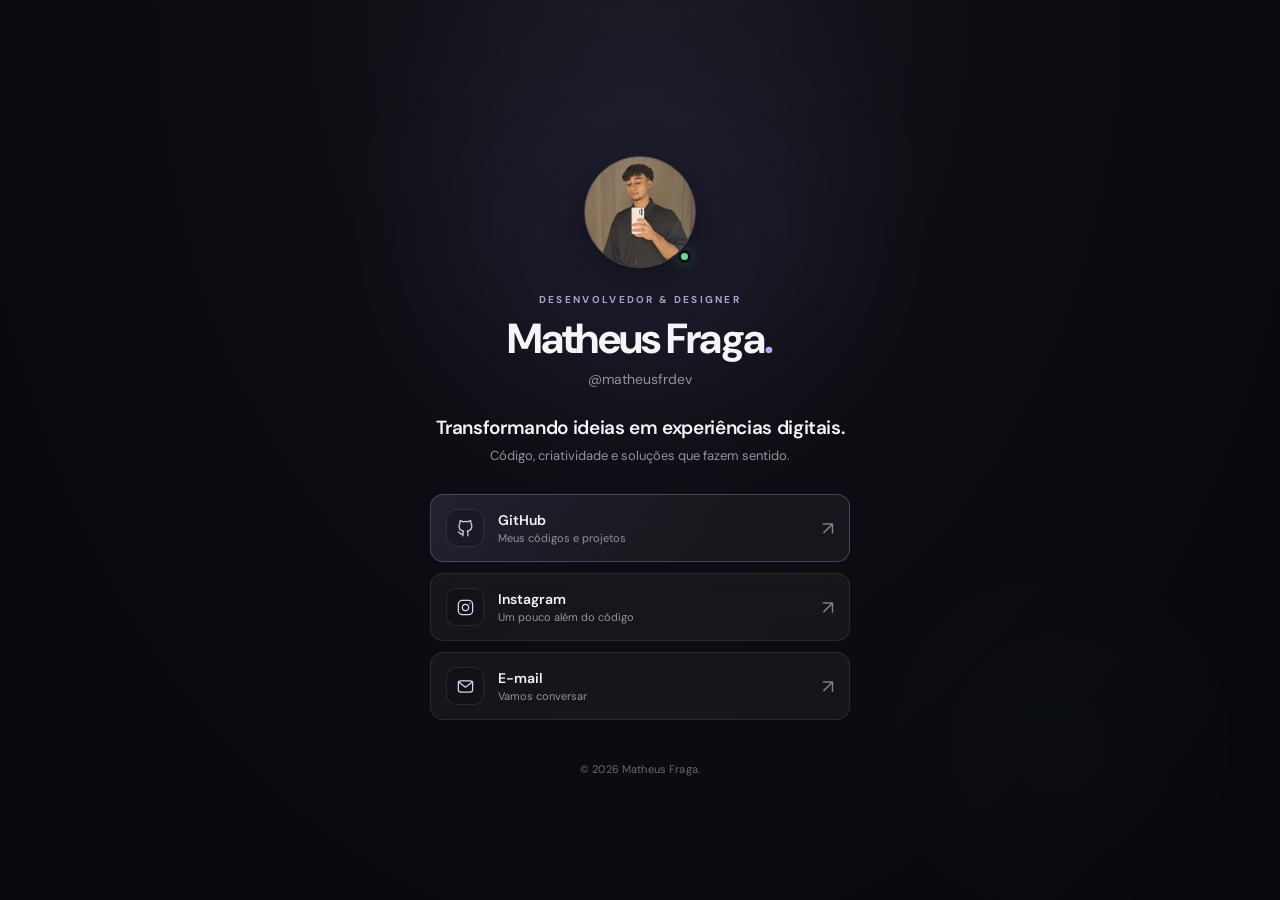
<file: index.html>
<!doctype html>
<html lang="pt-BR">
<head>
  <meta charset="utf-8">
  <meta name="viewport" content="width=device-width, initial-scale=1">
  <meta name="theme-color" content="#08090c">
  <title>Matheus Fraga</title>
  <meta name="description" content="Encontre os links e redes de Matheus Fraga, desenvolvedor Full Stack.">
  <link rel="icon" type="image/svg+xml" href="favicon.svg">
  <link rel="preconnect" href="https://fonts.googleapis.com">
  <link rel="preconnect" href="https://fonts.gstatic.com" crossorigin>
  <link href="https://fonts.googleapis.com/css2?family=DM+Sans:wght@400;500;600;700&display=swap" rel="stylesheet">
  <link rel="stylesheet" href="style.css">
</head>
<body>
  <main class="link-page">
    <div class="ambient ambient-one"></div>
    <div class="ambient ambient-two"></div>

    <section class="profile" aria-labelledby="profile-name">
      <div class="avatar-wrap">
        <img class="avatar" src="images/matheus-fraga.png" alt="Matheus Fraga">
        <span class="online-dot" aria-label="Disponível"></span>
      </div>

      <p class="eyebrow">DESENVOLVEDOR &amp; DESIGNER</p>
      <h1 id="profile-name">Matheus Fraga<span>.</span></h1>
      <p class="handle">@matheusfrdev</p>
      <p class="tagline">Transformando ideias em experiências digitais.</p>
      <p class="subline">Código, criatividade e soluções que fazem sentido.</p>

      <nav class="links" aria-label="Links principais">
        <a class="link-card primary" href="https://github.com/matheusfrdev" target="_blank" rel="noopener noreferrer">
          <span class="link-icon">
            <svg viewBox="0 0 24 24" aria-hidden="true">
              <path d="M9 19c-4.3 1.3-4.3-2.2-6-2.7m12 5v-3.9c0-1.1-.4-1.8-.8-2.2 2.8-.3 5.8-1.4 5.8-6.3 0-1.4-.5-2.5-1.3-3.4.1-.3.6-1.6-.1-3.3 0 0-1.1-.4-3.5 1.3a12 12 0 0 0-6.4 0C6.3 1.8 5.2 2.2 5.2 2.2c-.7 1.7-.2 3-.1 3.3C4.3 6.4 3.8 7.5 3.8 8.9c0 4.9 3 6 5.8 6.3-.4.4-.8 1.2-.8 2.2v3.9"/>
            </svg>
          </span>
          <span class="link-label">
            <strong>GitHub</strong>
            <small>Meus códigos e projetos</small>
          </span>
          <span class="arrow">↗</span>
        </a>

        <a class="link-card" href="https://www.instagram.com/fragaxyz/" target="_blank" rel="noopener noreferrer">
          <span class="link-icon">
            <svg viewBox="0 0 24 24" aria-hidden="true">
              <rect x="3" y="3" width="18" height="18" rx="5"/>
              <circle cx="12" cy="12" r="4"/>
              <circle cx="17.5" cy="6.5" r=".8" class="filled"/>
            </svg>
          </span>
          <span class="link-label">
            <strong>Instagram</strong>
            <small>Um pouco além do código</small>
          </span>
          <span class="arrow">↗</span>
        </a>

        <a class="link-card" href="#" data-copy-email="matheusfrdev@gmail.com" aria-label="Copiar e-mail matheusfrdev@gmail.com">
          <span class="link-icon">
            <svg viewBox="0 0 24 24" aria-hidden="true">
              <rect x="3" y="5" width="18" height="14" rx="3"/>
              <path d="m3 6 9 7 9-7"/>
            </svg>
          </span>
          <span class="link-label">
            <strong>E-mail</strong>
            <small>Vamos conversar</small>
          </span>
          <span class="arrow">↗</span>
        </a>
      </nav>
    </section>

    <div class="copy-toast" id="copy-toast" role="status" aria-live="polite" aria-atomic="true"></div>

    <footer>© 2026 Matheus Fraga.</footer>
  </main>

  <script src="scripts/email-copy.js"></script>
</body>
</html>
</file>
<file: style.css>
* { box-sizing: border-box; }

:root {
  color-scheme: dark;
  --text: #f5f5f7;
  --muted: #92939d;
  --line: rgba(255, 255, 255, .09);
  --panel: rgba(255, 255, 255, .045);
  --accent: #b7a8ff;
}

html {
  min-height: 100%;
  background: #08090c;
}

body {
  margin: 0;
  min-height: 100vh;
  min-height: 100svh;
  background: radial-gradient(ellipse at 50% 0%, #191a22 0%, #0d0e13 38%, #07080b 100%);
  color: var(--text);
  font-family: "DM Sans", Arial, sans-serif;
  -webkit-font-smoothing: antialiased;
}

a {
  color: inherit;
  text-decoration: none;
}

/* Página */

.link-page {
  position: relative;
  isolation: isolate;
  min-height: 100vh;
  min-height: 100svh;
  display: flex;
  flex-direction: column;
  align-items: center;
  justify-content: center;
  overflow: hidden;
  padding: 56px 22px 24px;
}

.ambient {
  position: absolute;
  z-index: -1;
  pointer-events: none;
  border-radius: 50%;
  filter: blur(90px);
  opacity: .13;
}

.ambient-one {
  width: 360px;
  height: 360px;
  background: #6552ad;
  top: 5%;
  left: calc(50% - 180px);
}

.ambient-two {
  width: 240px;
  height: 240px;
  background: #344a70;
  bottom: 4%;
  right: 8%;
  opacity: .08;
}

/* Perfil */

.profile {
  width: min(100%, 420px);
  display: flex;
  flex-direction: column;
  align-items: center;
  text-align: center;
}

.avatar-wrap {
  position: relative;
  width: 112px;
  height: 112px;
  margin-bottom: 25px;
}

.avatar {
  display: block;
  width: 100%;
  height: 100%;
  object-fit: cover;
  object-position: 50% 22%;
  border-radius: 50%;
  border: 1px solid rgba(255, 255, 255, .2);
  box-shadow: 0 10px 40px rgba(0, 0, 0, .35);
}

.online-dot {
  position: absolute;
  width: 13px;
  height: 13px;
  right: 5px;
  bottom: 5px;
  border-radius: 50%;
  background: #69d69a;
  border: 3px solid #101116;
  box-shadow: 0 0 14px #69d69a55;
}

.eyebrow {
  margin: 0 0 9px;
  color: #aaa3ce;
  font-size: 10px;
  font-weight: 700;
  letter-spacing: 2.3px;
}

h1 {
  margin: 0;
  font-size: clamp(32px, 7vw, 42px);
  line-height: 1.15;
  letter-spacing: -1.7px;
  font-weight: 700;
}

h1 span { color: var(--accent); }

.handle {
  margin: 7px 0 0;
  color: var(--muted);
  font-size: 14px;
}

.tagline {
  margin: 27px 0 0;
  font-size: 19px;
  font-weight: 600;
  letter-spacing: -.35px;
}

.subline {
  margin: 7px 0 0;
  color: var(--muted);
  font-size: 13px;
}

/* Links */

.links {
  display: grid;
  gap: 11px;
  width: 100%;
  margin-top: 30px;
}

.link-card {
  min-height: 68px;
  display: flex;
  align-items: center;
  gap: 14px;
  padding: 11px 15px;
  border: 1px solid var(--line);
  border-radius: 13px;
  background: var(--panel);
  backdrop-filter: blur(12px);
  transition: transform .2s ease, border-color .2s ease, background .2s ease, box-shadow .2s ease;
}

.link-card:hover {
  transform: translateY(-2px);
  border-color: rgba(183, 168, 255, .42);
  background: rgba(255, 255, 255, .075);
  box-shadow: 0 9px 30px rgba(0, 0, 0, .18);
}

.link-card.primary {
  border-color: rgba(183, 168, 255, .28);
  background: linear-gradient(110deg, rgba(183, 168, 255, .13), rgba(255, 255, 255, .045) 70%);
}

.link-icon {
  width: 38px;
  height: 38px;
  flex: 0 0 38px;
  display: grid;
  place-items: center;
  border: 1px solid var(--line);
  border-radius: 10px;
  background: rgba(0, 0, 0, .16);
  color: #d8d2f5;
}

.link-icon svg {
  width: 19px;
  height: 19px;
  fill: none;
  stroke: currentColor;
  stroke-width: 1.6;
  stroke-linecap: round;
  stroke-linejoin: round;
}

.link-icon .filled {
  fill: currentColor;
  stroke: none;
}

.link-label {
  display: flex;
  flex: 1;
  min-width: 0;
  flex-direction: column;
  align-items: flex-start;
  gap: 2px;
}

.link-label strong {
  font-size: 14px;
  font-weight: 600;
}

.link-label small {
  font-size: 11px;
  color: var(--muted);
}

.arrow {
  font-size: 19px;
  color: #85818f;
  transition: transform .2s ease, color .2s ease;
}

.link-card:hover .arrow {
  transform: translate(2px, -2px);
  color: var(--accent);
}

/* Rodapé */

footer {
  margin-top: 42px;
  color: #666873;
  font-size: 11px;
  letter-spacing: .15px;
  text-align: center;
}

footer span {
  padding: 0 5px;
  color: #77717f;
}

/* Confirmação ao copiar o e-mail */

.copy-toast {
  position: fixed;
  left: 50%;
  bottom: 28px;
  z-index: 20;
  transform: translate(-50%, 12px);
  padding: 11px 17px;
  border: 1px solid rgba(255, 255, 255, .12);
  border-radius: 999px;
  background: rgba(28, 29, 36, .94);
  color: #f5f5f7;
  font-size: 13px;
  font-weight: 600;
  box-shadow: 0 10px 35px rgba(0, 0, 0, .35);
  backdrop-filter: blur(14px);
  opacity: 0;
  visibility: hidden;
  transition: opacity .2s ease, transform .2s ease, visibility .2s ease;
  white-space: nowrap;
  pointer-events: none;
}

.copy-toast.is-visible {
  opacity: 1;
  visibility: visible;
  transform: translate(-50%, 0);
}

.copy-toast.is-error {
  border-color: rgba(255, 150, 150, .28);
}

/* Responsivo */

@media (max-width: 480px) {
  .link-page { padding: 38px 20px 20px; }
  .avatar-wrap { width: 100px; height: 100px; margin-bottom: 22px; }
  .tagline { font-size: 17px; margin-top: 24px; }
  .subline { font-size: 12px; }
  .links { margin-top: 26px; gap: 10px; }
  .link-card { min-height: 64px; }
  footer { margin-top: 32px; }
}

@media (prefers-reduced-motion: reduce) {
  *, *::before, *::after {
    transition: none !important;
    scroll-behavior: auto !important;
  }
}
</file>
